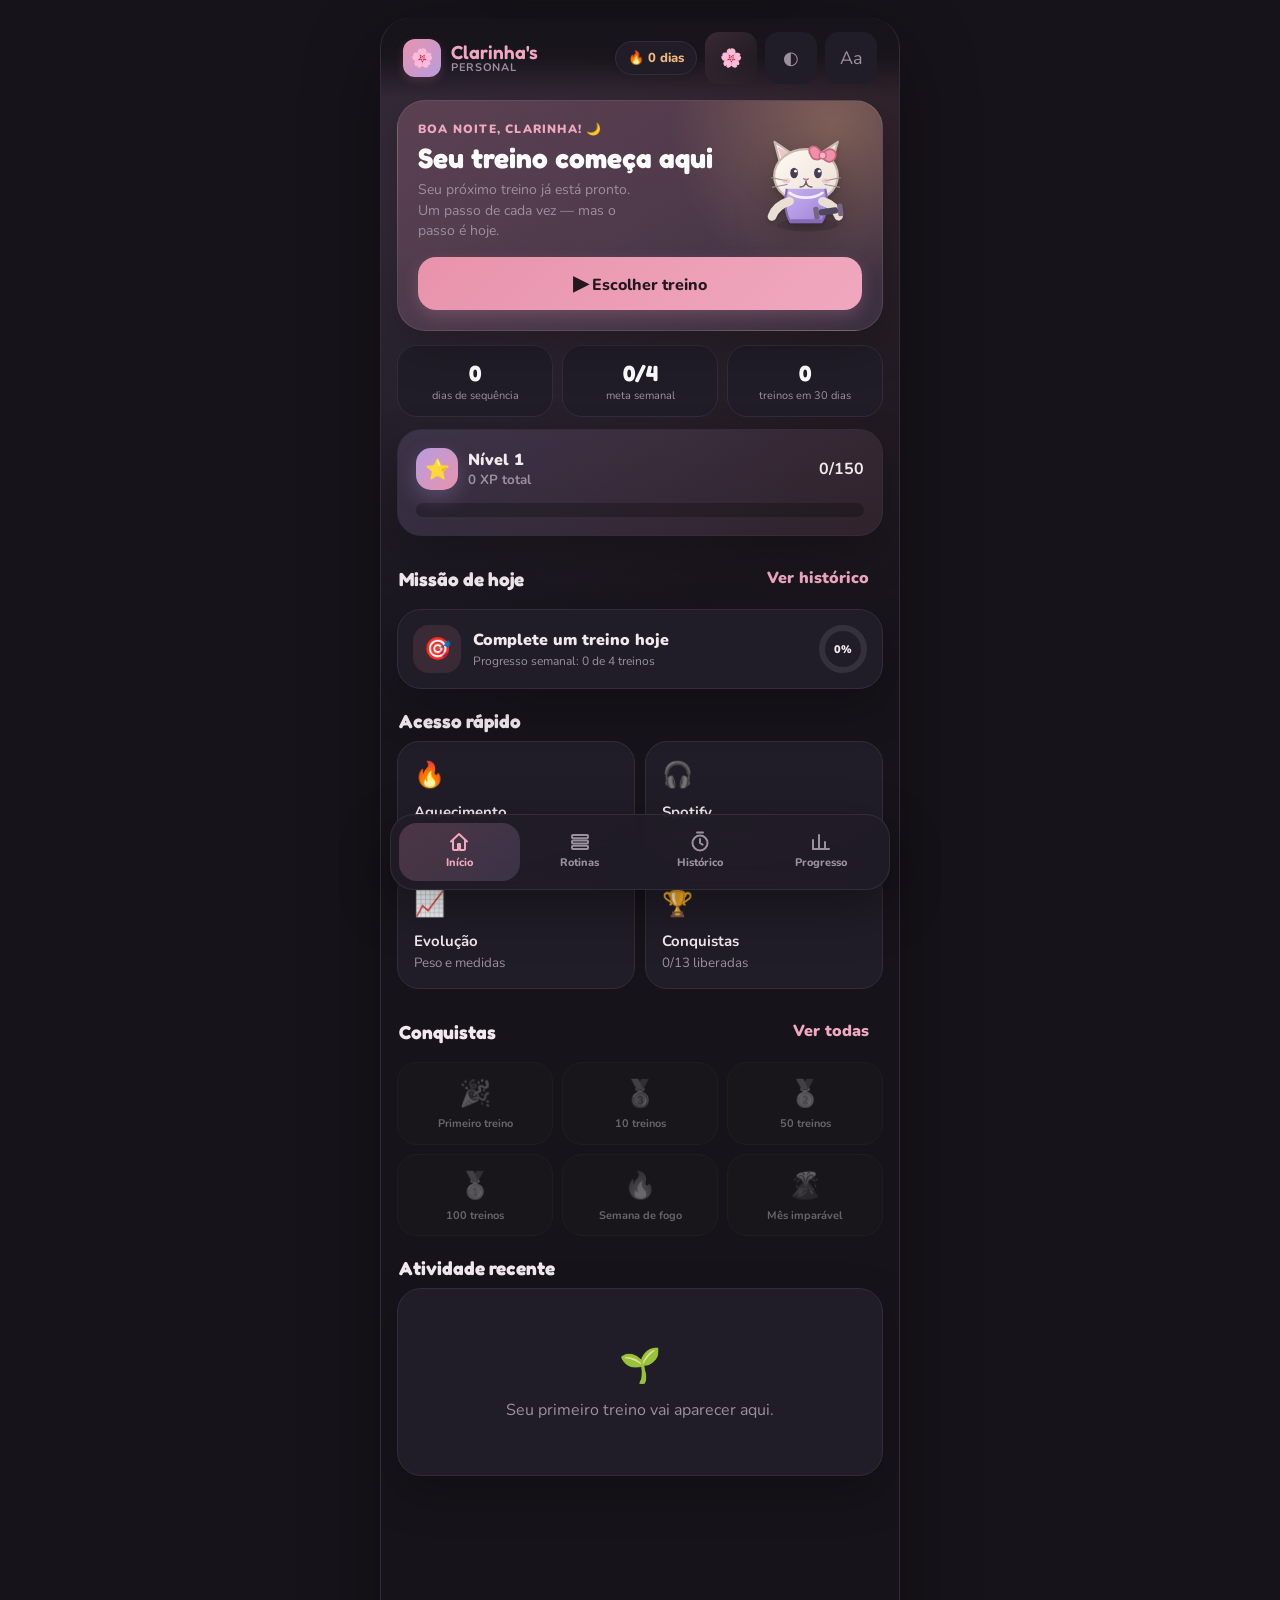
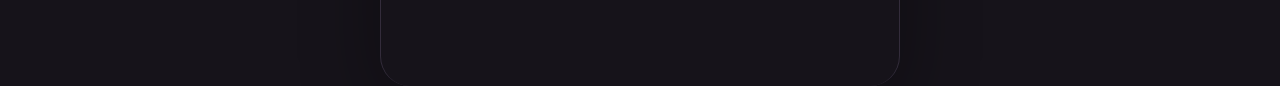
<file: index.html>
<!DOCTYPE html>
<html lang="pt-BR">
<head>
<meta charset="UTF-8">
<meta name="viewport" content="width=device-width, initial-scale=1, viewport-fit=cover">
<meta name="theme-color" content="#E893AC">
<meta name="color-scheme" content="dark light">
<meta name="format-detection" content="telephone=no">
<meta name="description" content="Clarinha's Personal: treinos, evolução e motivação com a Marie e o Modo Coco da Malásia.">
<meta name="application-name" content="Clarinha's Personal">
<meta name="apple-mobile-web-app-capable" content="yes">
<meta name="apple-mobile-web-app-status-bar-style" content="black-translucent">
<meta name="apple-mobile-web-app-title" content="Clarinha">
<meta property="og:type" content="website">
<meta property="og:locale" content="pt_BR">
<meta property="og:title" content="Clarinha's Personal">
<meta property="og:description" content="Treinos, evolução e motivação com a Marie e o Modo Coco da Malásia.">
<meta property="og:url" content="https://feefesn.github.io/Clarinhaa/">
<meta property="og:image" content="https://feefesn.github.io/Clarinhaa/assets/icons/icon-512.png">
<meta name="twitter:card" content="summary">
<link rel="canonical" href="https://feefesn.github.io/Clarinhaa/">
<title>Clarinha's Personal</title>
<link rel="manifest" href="./manifest.webmanifest">
<link rel="icon" type="image/png" sizes="192x192" href="./assets/icons/icon-192.png">
<link rel="apple-touch-icon" href="./assets/icons/icon-192.png">
<link rel="stylesheet" href="./style.css">
</head>
<body>
<a class="skip-link" href="#screen">Pular para o conteúdo principal</a>
<div id="app"><div class="loading-wrap">carregando... 🌸</div></div>
<div id="toast" class="toast" role="status" aria-live="polite" aria-atomic="true"></div>
<div id="restTimerBar" class="rest-bar" role="timer" aria-live="polite"></div>
<input type="file" id="photoUploadInput" class="visually-hidden" accept="image/png,image/jpeg,image/webp" onchange="handlePhotoFileSelected(this)">
<div id="spotifyMiniPlayer" class="spotify-bar" aria-label="Controles do Spotify"></div>
<noscript>Ative o JavaScript para usar a Clarinha's Personal.</noscript>
<script src="./clarinha-local-storage.js"></script>
<script src="./app.js"></script>
<script>
if ('serviceWorker' in navigator) {
  window.addEventListener('load', () => {
    navigator.serviceWorker.register('./service-worker.js', { scope: './' }).catch(console.error);
  });
}
</script>
</body>
</html>
</file>
<file: style.css>
@import url('https://fonts.googleapis.com/css2?family=Fredoka:wght@400;500;600;700&family=Nunito:wght@400;600;700;800&display=swap');

:root{
  --bg: #16131A;
  --surface: #211D28;
  --primary: #E893AC;
  --primary-dark: #F0A8BF;
  --primary-light: #3A2A35;
  --secondary: #B79CE0;
  --accent: #F0B87A;
  --success: #8FCBA0;
  --success-light: #24352A;
  --text: #F1E9EE;
  --text-muted: #9C8FA0;
  --border: #332C3B;
  --danger: #E88B96;
}

*{ box-sizing: border-box; }

html,body{
  margin:0;
  padding:0;
  background: var(--bg);
  color: var(--text);
  font-family: 'Nunito', sans-serif;
  -webkit-font-smoothing: antialiased;
}

#app{
  max-width: 460px;
  margin: 0 auto;
  min-height: 100vh;
  position: relative;
  padding-bottom: 84px;
  background:
    radial-gradient(circle at 90% -5%, rgba(232,147,172,0.16) 0%, transparent 40%),
    radial-gradient(circle at -10% 10%, rgba(183,156,224,0.14) 0%, transparent 35%),
    var(--bg);
}

.header{
  padding: 22px 20px 16px;
  display:flex;
  align-items:center;
  justify-content: space-between;
}
.brand{
  display:flex;
  align-items:center;
  gap:10px;
}
.brand-mark{
  width:38px;height:38px;border-radius:12px;
  background: linear-gradient(135deg, var(--primary), var(--secondary));
  display:flex;align-items:center;justify-content:center;
  font-size:18px;
  box-shadow: 0 4px 10px rgba(169,93,114,0.25);
}
.brand-name{
  font-family:'Fredoka', sans-serif;
  font-size: 19px;
  font-weight:600;
  color: var(--primary-dark);
  line-height:1.1;
}
.brand-name span{
  display:block;
  font-family:'Nunito',sans-serif;
  font-weight:700;
  font-size:11px;
  color: var(--text-muted);
  letter-spacing:0.06em;
  text-transform:uppercase;
}
.streak-badge{
  display:flex;
  align-items:center;
  gap:6px;
  background: var(--surface);
  border:1px solid var(--border);
  padding:7px 12px;
  border-radius:100px;
  font-weight:800;
  font-size:13px;
  color: var(--accent);
  box-shadow: 0 2px 8px rgba(0,0,0,0.03);
}

.screen{ padding: 4px 20px 20px; animation: fadeIn .25s ease; }
@keyframes fadeIn{ from{opacity:0; transform: translateY(4px);} to{opacity:1; transform:none;} }

.section-title{
  font-family:'Fredoka', sans-serif;
  font-size: 22px;
  font-weight:600;
  margin: 6px 0 14px;
  color: var(--text);
}
.section-sub{
  color: var(--text-muted);
  font-size:14px;
  margin:-8px 0 16px;
}

.card{
  background: var(--surface);
  border-radius: 18px;
  padding: 18px;
  border: 1px solid var(--border);
  box-shadow: 0 3px 14px rgba(169,93,114,0.06);
}
.card + .card{ margin-top:12px; }

.xp-bar{
  height:12px;
  border-radius:100px;
  background: var(--bg);
  overflow:hidden;
}
.xp-bar-fill{
  height:100%;
  border-radius:100px;
  background: linear-gradient(90deg, var(--secondary), var(--primary));
  transition: width .3s ease;
}
.xp-bar-fill.goal-done{ background: linear-gradient(90deg, var(--success), #7FD99A); }

.achv-grid{
  display:grid;
  grid-template-columns: 1fr 1fr;
  gap:10px;
}
.achv-card{
  background: var(--bg);
  border:1.5px solid var(--border);
  border-radius:14px;
  padding:12px 10px;
  text-align:center;
  opacity:0.55;
}
.achv-card.unlocked{
  opacity:1;
  border-color: var(--secondary);
  background: var(--primary-light);
}
.achv-emoji{ font-size:26px; margin-bottom:4px; }
.achv-title{ font-weight:800; font-size:12.5px; color:var(--text); margin-bottom:2px; }
.achv-desc{ font-size:10.5px; color:var(--text-muted); font-weight:600; line-height:1.3; }

.spotify-bar{
  position:fixed;
  left:0; right:0;
  bottom: 82px;
  max-width:420px;
  margin:0 auto;
  background: var(--surface);
  border:1.5px solid var(--border);
  border-radius:16px;
  padding:10px 12px;
  z-index:115;
  opacity:0;
  transform: translateY(10px);
  transition: opacity .2s ease, transform .2s ease;
  pointer-events:none;
  display:flex;
  align-items:center;
  gap:10px;
  box-shadow: 0 8px 20px rgba(0,0,0,0.25);
}
.spotify-bar.show{ opacity:1; transform:none; pointer-events:auto; }
.spotify-art{ width:40px; height:40px; border-radius:8px; object-fit:cover; flex-shrink:0; background:var(--bg); }
.spotify-info{ flex:1; min-width:0; }
.spotify-track{ font-weight:800; font-size:12.5px; color:var(--text); white-space:nowrap; overflow:hidden; text-overflow:ellipsis; }
.spotify-artist{ font-size:11px; color:var(--text-muted); font-weight:700; white-space:nowrap; overflow:hidden; text-overflow:ellipsis; }
.spotify-controls{ display:flex; align-items:center; gap:4px; flex-shrink:0; }
.spotify-btn{
  background:var(--bg); border:1px solid var(--border); color:var(--text);
  width:30px; height:30px; border-radius:9px; cursor:pointer;
  display:flex; align-items:center; justify-content:center; font-size:13px;
}
.spotify-btn-play{ background:var(--secondary); border-color:var(--secondary); color:#241820; }
.spotify-search-btn{
  background:var(--bg); border:1px solid var(--border); color:var(--text-muted);
  width:26px; height:26px; border-radius:8px; cursor:pointer; font-size:12px;
  display:flex; align-items:center; justify-content:center; flex-shrink:0;
}
.spotify-result{
  display:flex; align-items:center; gap:10px; padding:8px 2px; border-bottom:1px solid var(--border);
}
.spotify-result:last-child{ border-bottom:none; }
.spotify-result img{ width:36px; height:36px; border-radius:7px; object-fit:cover; flex-shrink:0; background:var(--bg); }
.spotify-result-info{ flex:1; min-width:0; }
.spotify-result-title{ font-weight:800; font-size:13px; white-space:nowrap; overflow:hidden; text-overflow:ellipsis; }
.spotify-result-artist{ font-size:11px; color:var(--text-muted); font-weight:600; white-space:nowrap; overflow:hidden; text-overflow:ellipsis; }

.stats-row{
  display:flex;
  gap:12px;
  margin-bottom: 16px;
}
.stat-box{
  flex:1;
  background: var(--surface);
  border-radius:16px;
  padding:14px 12px;
  text-align:center;
  border:1px solid var(--border);
}
.stat-num{
  font-family:'Fredoka',sans-serif;
  font-size:24px;
  font-weight:600;
  color: var(--primary-dark);
}
.stat-label{
  font-size:11.5px;
  color: var(--text-muted);
  font-weight:700;
  text-transform:uppercase;
  letter-spacing:0.03em;
  margin-top:2px;
}

.btn{
  border:none;
  cursor:pointer;
  font-family:'Nunito',sans-serif;
  font-weight:800;
  border-radius: 14px;
  padding: 15px 20px;
  font-size:15.5px;
  transition: transform .12s ease, box-shadow .12s ease;
}
.btn:active{ transform: scale(0.97); }
.btn-primary{
  background: linear-gradient(135deg, var(--primary), var(--primary-dark));
  color:#241820;
  width:100%;
  box-shadow: 0 6px 16px rgba(232,147,172,0.22);
}
.btn-secondary{
  background: var(--surface);
  color: var(--primary-dark);
  border: 2px solid var(--primary-light);
  width:100%;
}
.btn-ghost{
  background:transparent;
  color: var(--text-muted);
  font-weight:700;
  padding: 10px 14px;
}
.btn-danger-ghost{
  background:transparent;
  color: var(--danger);
  font-weight:700;
  padding:10px 14px;
}
.btn-sm{
  padding: 9px 14px;
  font-size:13.5px;
  border-radius:10px;
}
.btn-block-row{ display:flex; gap:10px; }

.empty-state{
  text-align:center;
  padding: 34px 16px;
  color: var(--text-muted);
}
.empty-state .emoji{ font-size:34px; display:block; margin-bottom:10px; }

.list-item{
  display:flex;
  align-items:center;
  justify-content:space-between;
  padding:14px 4px;
  border-bottom:1px solid var(--border);
  cursor:pointer;
}
.list-item:last-child{ border-bottom:none; }
.li-title{ font-weight:800; font-size:15px; }
.li-sub{ font-size:12.5px; color:var(--text-muted); margin-top:2px; }
.chev{ color: var(--text-muted); font-size:18px; }

.routine-card{
  display:flex;
  align-items:center;
  justify-content:space-between;
  gap:10px;
}
.routine-dot{
  width:10px;height:10px;border-radius:50%;
  background: var(--secondary);
  flex-shrink:0;
}
.routine-name{ font-weight:800; font-size:15.5px; }
.routine-meta{ font-size:12.5px; color:var(--text-muted); margin-top:2px;}

.tabbar{
  position:fixed;
  bottom:0; left:0; right:0;
  max-width:460px;
  margin:0 auto;
  background: rgba(33,29,40,0.92);
  backdrop-filter: blur(10px);
  border-top:1px solid var(--border);
  display:flex;
  padding: 8px 8px calc(8px + env(safe-area-inset-bottom));
  z-index: 50;
}
.tab{
  flex:1;
  display:flex;
  flex-direction:column;
  align-items:center;
  gap:3px;
  padding:6px 0;
  color: var(--text-muted);
  cursor:pointer;
  border-radius:12px;
  font-size:10.5px;
  font-weight:800;
}
.tab.active{ color: var(--primary-dark); }
.tab svg{ width:22px; height:22px; }

input, select{
  font-family:'Nunito',sans-serif;
  border:1.5px solid var(--border);
  border-radius:12px;
  padding: 11px 13px;
  font-size:15px;
  width:100%;
  background: var(--bg);
  color: var(--text);
  font-weight:700;
}
input:focus, select:focus{
  outline:none;
  border-color: var(--primary);
}
label{
  font-size:12.5px;
  font-weight:800;
  color: var(--text-muted);
  text-transform:uppercase;
  letter-spacing:0.03em;
  display:block;
  margin: 12px 0 6px;
}
label:first-child{ margin-top:0; }

.exercise-tag-list{ display:flex; flex-direction:column; gap:8px; margin-top:8px; }
.exercise-tag{
  display:flex;
  align-items:center;
  justify-content:space-between;
  background: var(--bg);
  border:1.5px solid var(--border);
  padding:10px 12px;
  border-radius:12px;
  font-weight:700;
  font-size:14px;
}
.remove-x{
  color: var(--danger);
  cursor:pointer;
  font-weight:800;
  padding: 2px 6px;
}

.overlay{
  position:fixed; inset:0;
  background: var(--bg);
  max-width:460px;
  margin:0 auto;
  z-index: 100;
  overflow-y:auto;
  display:flex;
  flex-direction:column;
}
.overlay-header{
  position:sticky; top:0;
  background: rgba(22,19,26,0.95);
  backdrop-filter:blur(8px);
  padding:18px 20px 12px;
  display:flex;
  align-items:center;
  justify-content:space-between;
  border-bottom:1px solid var(--border);
  z-index: 5;
}
.overlay-title{
  font-family:'Fredoka',sans-serif;
  font-weight:600;
  font-size:18px;
}
.icon-btn{
  width:36px;height:36px;
  border-radius:10px;
  border:none;
  background: var(--surface);
  color: var(--text-muted);
  font-size:18px;
  cursor:pointer;
  display:flex;align-items:center;justify-content:center;
}

.ex-block{
  background: var(--surface);
  border-radius:16px;
  padding:14px;
  border:1px solid var(--border);
  margin: 0 20px 14px;
}
.ex-block-header{
  display:flex;
  justify-content:space-between;
  align-items:center;
  margin-bottom:8px;
}
.ex-block-name{ font-weight:800; font-size:16px; color:var(--primary-dark); }
.set-row{
  display:grid;
  grid-template-columns: 22px 1fr 1fr 36px 30px;
  gap:6px;
  align-items:center;
  margin-bottom:8px;
}
.set-num{
  font-weight:800;
  color: var(--text-muted);
  text-align:center;
  font-size:13px;
}
.set-input{
  padding:9px 6px;
  text-align:center;
  font-weight:800;
}
.set-rpe-input{
  padding:9px 2px;
  text-align:center;
  font-weight:800;
  font-size:12px;
}
.set-check{
  width:30px;height:32px;
  border-radius:9px;
  border:1.5px solid var(--border);
  background:var(--surface);
  cursor:pointer;
  display:flex;align-items:center;justify-content:center;
  font-weight:900;
  color: transparent;
}
.set-check.done{
  background: var(--success);
  border-color: var(--success);
  color: #1A2A20;
}
.set-cols-label{
  display:grid;
  grid-template-columns: 22px 1fr 1fr 36px 30px;
  gap:6px;
  font-size:10px;
  font-weight:800;
  color:var(--text-muted);
  text-transform:uppercase;
  margin-bottom:6px;
  padding: 0 2px;
}
.add-set-link{
  color: var(--secondary);
  font-weight:800;
  font-size:13.5px;
  cursor:pointer;
  padding:6px 2px;
  display:inline-block;
}
.finish-bar{
  position:sticky;
  bottom:0;
  padding:14px 20px calc(14px + env(safe-area-inset-bottom));
  background: linear-gradient(to top, var(--bg) 60%, transparent);
}

.pill-row{ display:flex; gap:8px; flex-wrap:wrap; margin-bottom:14px; }
.pill{
  background: var(--surface);
  border:1.5px solid var(--border);
  padding:9px 14px;
  border-radius:100px;
  font-weight:800;
  font-size:13.5px;
  cursor:pointer;
  color: var(--text-muted);
}
.pill.active{
  background: var(--primary);
  border-color: var(--primary);
  color:#241820;
}

.bar-chart{
  display:flex;
  align-items:flex-end;
  gap:8px;
  height:120px;
  margin: 10px 0 4px;
  padding: 0 2px;
}
.bar-col{ flex:1; display:flex; flex-direction:column; align-items:center; justify-content:flex-end; height:100%; }
.bar{
  width:100%;
  max-width:28px;
  background: linear-gradient(180deg, var(--secondary), var(--primary));
  border-radius:6px 6px 3px 3px;
  min-height:4px;
}
.bar-val{ font-size:10px; font-weight:800; color:var(--text-muted); margin-bottom:4px; }
.bar-date{ font-size:9.5px; color:var(--text-muted); margin-top:5px; font-weight:700; }

.loading-wrap{
  display:flex; align-items:center; justify-content:center;
  min-height:100vh; color:var(--text-muted); font-weight:700;
}

.toast{
  position:fixed;
  bottom:100px; left:50%; transform:translateX(-50%);
  background: var(--surface);
  border: 1px solid var(--border);
  color: var(--text);
  padding:10px 18px;
  border-radius:100px;
  font-weight:700;
  font-size:13.5px;
  z-index:200;
  opacity:0;
  transition: opacity .25s ease;
  pointer-events:none;
  white-space:nowrap;
}
.toast.show{ opacity:1; }

.modal-backdrop{
  position:fixed; inset:0;
  background: rgba(74,59,59,0.35);
  z-index:150;
  display:flex;
  align-items:flex-end;
  max-width:460px;
  margin:0 auto;
}
.modal-sheet{
  background: var(--surface);
  width:100%;
  border-radius: 20px 20px 0 0;
  padding: 20px 20px calc(20px + env(safe-area-inset-bottom));
  animation: slideUp .2s ease;
}
@keyframes slideUp{ from{ transform:translateY(20px); opacity:0;} to{transform:none; opacity:1;} }
.modal-sheet h3{
  font-family:'Fredoka',sans-serif;
  margin:0 0 14px;
  font-size:18px;
}

.overlay-stats{
  display:flex;
  align-items:center;
  gap:18px;
  padding: 10px 20px 2px;
}
.ov-stat{ font-weight:900; font-size:15px; color:var(--text); line-height:1.1; }
.ov-stat-label{
  font-size:9.5px; color:var(--text-muted); text-transform:uppercase;
  letter-spacing:0.03em; font-weight:800; margin-top:2px;
}

.ex-last-time{
  font-size:11.5px;
  color: var(--text-muted);
  font-weight:700;
  margin-top:1px;
}
.ex-last-time-tap{ cursor:pointer; text-decoration:underline dotted; text-underline-offset:2px; }

.rest-bar{
  position:fixed;
  left:0; right:0;
  bottom: 82px;
  max-width:420px;
  margin:0 auto;
  background: var(--surface);
  border:1.5px solid var(--secondary);
  border-radius:16px;
  padding:11px 14px;
  z-index:120;
  opacity:0;
  transform: translateY(10px);
  transition: opacity .2s ease, transform .2s ease;
  pointer-events:none;
  overflow:hidden;
  box-shadow: 0 8px 20px rgba(0,0,0,0.25);
}
.rest-bar.show{ opacity:1; transform:none; pointer-events:auto; }
.rest-bar.alarm{ animation: restFlash 0.7s ease-in-out infinite; border-color: var(--danger); }
@keyframes restFlash{
  0%,100%{ box-shadow: 0 8px 20px rgba(0,0,0,0.25); }
  50%{ box-shadow: 0 0 0 4px var(--danger), 0 8px 20px rgba(0,0,0,0.25); }
}
.rest-bar-fill{
  position:absolute; left:0; top:0; bottom:0;
  background: rgba(183,156,224,0.20);
  transition: width 1s linear;
}
.rest-bar-content{
  position:relative;
  display:flex; align-items:center; justify-content:space-between; gap:10px;
}
.rest-bar-time{ font-weight:900; font-size:16px; color:var(--secondary); white-space:nowrap; }
.rest-bar-actions{ display:flex; gap:6px; }
.rest-btn{
  background:var(--bg); border:1px solid var(--border); color:var(--text);
  font-weight:800; font-size:11.5px; padding:7px 9px; border-radius:9px; cursor:pointer;
}
.rest-btn-skip{ color: var(--danger); }

.stat-num-sm{ font-size:17px !important; }

.exercise-library-list{ max-height:52vh; overflow-y:auto; }

.set-num{ cursor:pointer; }
.set-type-warmup{ color: var(--accent) !important; }
.set-type-drop{ color: var(--secondary) !important; }
.set-type-failure{ color: var(--danger) !important; }

.ex-note-input{
  margin-top:8px;
  font-size:12.5px;
  font-weight:600;
  padding:8px 10px;
}
.workout-note-input{
  width:100%;
  resize:vertical;
  font-family:'Nunito',sans-serif;
  font-weight:700;
  font-size:13.5px;
  border:1.5px solid var(--border);
  border-radius:12px;
  padding:9px 11px;
  background:var(--bg);
  color:var(--text);
}

.superset-tag{
  background: var(--bg);
  border:1.5px solid var(--border);
  color: var(--text-muted);
  font-size:11px;
  font-weight:800;
  padding:5px 9px;
  border-radius:100px;
  cursor:pointer;
  white-space:nowrap;
  flex-shrink:0;
}
.superset-tag.active{ background: var(--secondary); border-color: var(--secondary); color:#241820; }
.superset-chip{
  font-size:10.5px;
  font-weight:800;
  color: var(--secondary);
  background: var(--primary-light);
  padding:2px 7px;
  border-radius:100px;
}

.cal-header{ display:flex; align-items:center; justify-content:space-between; margin-bottom:10px; }
.cal-title{ font-family:'Fredoka',sans-serif; font-weight:600; font-size:15px; }
.cal-grid{ display:grid; grid-template-columns:repeat(7,1fr); gap:4px; }
.cal-dow{ margin-bottom:4px; }
.cal-dow-cell{ text-align:center; font-size:9.5px; font-weight:800; color:var(--text-muted); }
.cal-cell{
  aspect-ratio:1;
  display:flex; align-items:center; justify-content:center;
  border-radius:8px;
  font-size:11.5px; font-weight:700;
  color: var(--text-muted);
  cursor:pointer;
  background: var(--bg);
}
.cal-cell.empty{ visibility:hidden; cursor:default; }
.cal-cell.trained{ background: var(--primary); color:#241820; font-weight:900; }
.cal-cell.today{ box-shadow: inset 0 0 0 1.5px var(--secondary); }

.ex-photo-thumb{
  width:48px; height:48px;
  border-radius:50%;
  background-color: var(--bg);
  background-size:cover;
  background-position:center;
  display:flex; align-items:center; justify-content:center;
  font-size:16px;
  flex-shrink:0;
  cursor:pointer;
  border:1.5px dashed var(--border);
}
.ex-photo-thumb.has-photo{ border-style:solid; border-color:var(--border); }
.ex-photo-thumb-sm{ width:48px; height:48px; border-radius:50%; font-size:15px; }
.ex-photo-thumb-lg{ width:64px; height:64px; border-radius:50%; font-size:20px; }

/* =========================================================
   ANIMAÇÕES E POLIMENTO VISUAL
   Mantidas leves para funcionar bem em celular.
   ========================================================= */
@keyframes cardEntrance {
  from { opacity: 0; transform: translateY(12px) scale(.985); }
  to   { opacity: 1; transform: translateY(0) scale(1); }
}

@keyframes softPulse {
  0%, 100% { transform: scale(1); }
  50%      { transform: scale(1.035); }
}

@keyframes shimmer {
  from { background-position: 200% 0; }
  to   { background-position: -200% 0; }
}

.screen > .card,
.screen > .stats-row,
.screen > .section-title,
.modal-sheet {
  animation: cardEntrance .38s cubic-bezier(.2,.8,.2,1) both;
}

.screen > .card:nth-of-type(2) { animation-delay: .04s; }
.screen > .card:nth-of-type(3) { animation-delay: .08s; }
.screen > .card:nth-of-type(4) { animation-delay: .12s; }

.card,
.stat-box,
.routine-card,
.list-item,
.ex-block,
.exercise-tag,
.achv-card {
  transition: transform .2s ease, border-color .2s ease, box-shadow .2s ease, background-color .2s ease;
}

@media (hover:hover) {
  .routine-card:hover,
  .list-item:hover,
  .exercise-tag:hover {
    transform: translateY(-2px);
    border-color: rgba(232,147,172,.55);
  }
  .card:hover,
  .stat-box:hover,
  .ex-block:hover {
    box-shadow: 0 10px 28px rgba(0,0,0,.18);
  }
  .btn:hover { transform: translateY(-1px); }
}

.btn:focus-visible,
.spotify-btn:focus-visible,
.spotify-search-btn:focus-visible,
input:focus-visible,
textarea:focus-visible,
select:focus-visible {
  outline: 3px solid rgba(183,156,224,.38);
  outline-offset: 2px;
}

.brand-mark { animation: softPulse 4s ease-in-out infinite; }

.ex-photo-thumb {
  position: relative;
  overflow: hidden;
  background-size: cover;
  background-position: center;
  transition: transform .22s ease, box-shadow .22s ease, border-color .22s ease;
}

.ex-photo-thumb:active { transform: scale(.94); }
.ex-photo-thumb.has-photo {
  border-style: solid;
  border-color: rgba(232,147,172,.62);
  box-shadow: 0 4px 14px rgba(0,0,0,.22);
}
.ex-photo-thumb.has-photo::after {
  content: '';
  position: absolute;
  inset: 0;
  border-radius: inherit;
  box-shadow: inset 0 0 0 1px rgba(255,255,255,.16);
  pointer-events: none;
}
@media (hover:hover) {
  .ex-photo-thumb.has-photo:hover { transform: scale(1.06); }
}

.xp-bar-fill {
  background-size: 200% 100%;
  animation: shimmer 4s linear infinite;
}

@media (prefers-reduced-motion: reduce) {
  *, *::before, *::after {
    animation-duration: .01ms !important;
    animation-iteration-count: 1 !important;
    scroll-behavior: auto !important;
    transition-duration: .01ms !important;
  }
}

/* ===== Mascote original: Lumi ===== */
.mascot-hero{
  position:relative;
  min-height:178px;
  display:grid;
  grid-template-columns:132px 1fr;
  align-items:center;
  gap:8px;
  margin:0 0 14px;
  padding:14px 14px 14px 4px;
  overflow:hidden;
  border:1px solid rgba(232,147,172,.28);
  border-radius:24px;
  background:linear-gradient(135deg,rgba(232,147,172,.13),rgba(183,156,224,.12));
  box-shadow:0 14px 34px rgba(0,0,0,.18);
  animation:cardEntrance .46s cubic-bezier(.2,.8,.2,1) both;
}
.mascot-glow{
  position:absolute;
  width:150px;height:150px;
  left:-12px;top:14px;
  border-radius:50%;
  background:radial-gradient(circle,rgba(240,168,191,.26),transparent 68%);
  animation:mascotGlow 3.6s ease-in-out infinite;
}
.mascot-img{
  position:relative;
  z-index:1;
  width:138px;
  height:154px;
  object-fit:contain;
  transform-origin:50% 90%;
  animation:mascotFloat 3.4s ease-in-out infinite;
  filter:drop-shadow(0 10px 12px rgba(0,0,0,.16));
}
.mascot-copy{position:relative;z-index:2;min-width:0}
.mascot-name{
  display:flex;align-items:center;gap:7px;
  margin-bottom:7px;
  font-family:'Fredoka',sans-serif;
  font-size:17px;font-weight:700;color:var(--primary-dark);
}
.mascot-status{
  width:8px;height:8px;border-radius:50%;background:var(--success);
  box-shadow:0 0 0 4px rgba(143,203,160,.12);
  animation:statusBlink 2.4s ease-in-out infinite;
}
.mascot-bubble{
  position:relative;
  padding:11px 12px;
  border-radius:15px 15px 15px 5px;
  background:rgba(33,29,40,.88);
  border:1px solid var(--border);
  color:var(--text);
  font-size:13px;
  font-weight:750;
  line-height:1.4;
}
.mascot-bubble::before{
  content:'';position:absolute;left:-8px;bottom:12px;
  width:15px;height:15px;background:rgba(33,29,40,.88);
  border-left:1px solid var(--border);border-bottom:1px solid var(--border);
  transform:rotate(45deg);
}
.mascot-mini-goal{
  margin-top:8px;color:var(--text-muted);font-size:11px;font-weight:800;
  letter-spacing:.02em;
}
@keyframes mascotFloat{
  0%,100%{transform:translateY(0) rotate(-1deg)}
  50%{transform:translateY(-7px) rotate(1.2deg)}
}
@keyframes mascotGlow{
  0%,100%{transform:scale(.94);opacity:.65}
  50%{transform:scale(1.08);opacity:1}
}
@keyframes statusBlink{0%,100%{opacity:1}50%{opacity:.38}}

/* Mais vida nos componentes principais */
.streak-badge{animation:streakBreathe 3s ease-in-out infinite}
@keyframes streakBreathe{0%,100%{transform:translateY(0)}50%{transform:translateY(-2px)}}
.btn-primary{position:relative;overflow:hidden}
.btn-primary::after{
  content:'';position:absolute;inset:-50%;
  background:linear-gradient(110deg,transparent 38%,rgba(255,255,255,.28) 50%,transparent 62%);
  transform:translateX(-70%) rotate(8deg);
  transition:transform .65s ease;
}
@media (hover:hover){.btn-primary:hover::after{transform:translateX(70%) rotate(8deg)}}
.list-item{animation:listRise .34s ease both}
.list-item:nth-child(2){animation-delay:.035s}.list-item:nth-child(3){animation-delay:.07s}.list-item:nth-child(4){animation-delay:.105s}
@keyframes listRise{from{opacity:0;transform:translateX(-7px)}to{opacity:1;transform:none}}

@media (max-width:380px){
  .mascot-hero{grid-template-columns:108px 1fr;min-height:158px;padding-right:10px}
  .mascot-img{width:116px;height:136px}
  .mascot-bubble{font-size:12px;padding:9px 10px}
}

/* =========================================================
   V3 — MINIATURAS DE EXERCÍCIOS
   Imagens reais em <img>, com fallback e nomes de arquivos seguros.
   ========================================================= */
.ex-photo-thumb{
  width:56px;
  height:56px;
  min-width:56px;
  border-radius:50%;
  padding:0;
  overflow:hidden;
  position:relative;
  display:grid;
  place-items:center;
  background:linear-gradient(145deg, #2b2531, #1b1720);
  border:2px solid rgba(232,147,172,.72);
  box-shadow:0 5px 16px rgba(0,0,0,.28), inset 0 0 0 1px rgba(255,255,255,.06);
  color:var(--primary-dark);
  cursor:pointer;
  isolation:isolate;
}
.ex-photo-thumb-sm{
  width:56px;
  height:56px;
  min-width:56px;
}
.ex-photo-thumb-lg{
  width:72px;
  height:72px;
  min-width:72px;
}
.ex-photo-thumb img{
  width:100%;
  height:100%;
  display:block;
  object-fit:cover;
  object-position:center;
  border-radius:inherit;
  transition:transform .28s cubic-bezier(.2,.8,.2,1), filter .28s ease;
}
.ex-photo-thumb.has-photo::after{
  content:'';
  position:absolute;
  inset:0;
  border-radius:inherit;
  background:linear-gradient(145deg, rgba(255,255,255,.13), transparent 42%);
  pointer-events:none;
  z-index:1;
}
.ex-photo-thumb.is-placeholder{
  border-style:dashed;
  opacity:.82;
}
.ex-photo-thumb.is-placeholder span{
  font-size:18px;
  filter:grayscale(.15);
}
.ex-photo-thumb:focus-visible{
  outline:3px solid rgba(183,156,224,.55);
  outline-offset:3px;
}
@media (hover:hover){
  .ex-photo-thumb:hover img{ transform:scale(1.1); filter:saturate(1.06); }
  .ex-photo-thumb:hover{ border-color:var(--primary-dark); }
}
.photo-remove-btn{
  position:absolute;
  top:-5px;
  right:-5px;
  width:21px;
  height:21px;
  border:2px solid var(--surface);
  border-radius:50%;
  display:grid;
  place-items:center;
  padding:0;
  background:var(--danger);
  color:#fff;
  font:800 11px/1 'Nunito',sans-serif;
  cursor:pointer;
  z-index:3;
  box-shadow:0 3px 8px rgba(0,0,0,.28);
}
.photo-remove-btn:focus-visible{
  outline:3px solid rgba(232,139,150,.4);
  outline-offset:2px;
}
.exercise-library-list .list-item{
  min-height:76px;
}
.ex-block-header > div:first-child{
  gap:12px !important;
}

.visually-hidden{
  position:absolute !important;
  width:1px !important;
  height:1px !important;
  padding:0 !important;
  margin:-1px !important;
  overflow:hidden !important;
  clip:rect(0,0,0,0) !important;
  white-space:nowrap !important;
  border:0 !important;
}


/* =========================================================
   MOBILE FIRST + ACESSIBILIDADE — V4
   ========================================================= */
:root{
  --tap: 48px;
  --page-pad: clamp(16px, 4.8vw, 22px);
  --radius-card: 20px;
  --focus: #F7C86B;
}
html{ scroll-behavior:smooth; text-size-adjust:100%; -webkit-text-size-adjust:100%; }
body{ min-width:320px; min-height:100dvh; overscroll-behavior-y:none; }
button,input,select,textarea{ font:inherit; }
button{ -webkit-tap-highlight-color:transparent; touch-action:manipulation; }
button:disabled{ opacity:.55; cursor:not-allowed; }

.skip-link{
  position:fixed; top:8px; left:50%; z-index:9999;
  transform:translate(-50%,-160%); padding:12px 18px;
  background:var(--focus); color:#1b1520; border-radius:12px;
  font-weight:900; text-decoration:none; box-shadow:0 8px 30px rgba(0,0,0,.4);
}
.skip-link:focus{ transform:translate(-50%,0); }

#app{ width:100%; max-width:520px; min-height:100dvh; padding-bottom:calc(94px + env(safe-area-inset-bottom)); }
.header{ padding:calc(14px + env(safe-area-inset-top)) var(--page-pad) 12px; gap:10px; }
.header-actions{ display:flex; align-items:center; gap:8px; }
.screen{ padding:4px var(--page-pad) 28px; }
.section-title{ font-size:clamp(22px,6.2vw,28px); line-height:1.15; margin-top:8px; }
.section-sub{ font-size:15px; line-height:1.5; }
.card{ border-radius:var(--radius-card); padding:clamp(16px,4.8vw,20px); }

/* Alvos de toque nunca menores que 48px */
.btn,.icon-btn,.spotify-btn,.spotify-search-btn,.rest-btn,.pill,.set-check,.tab,.remove-x,.photo-remove-btn,.add-set-link{
  min-height:var(--tap); min-width:var(--tap);
}
.btn{ padding:14px 18px; font-size:16px; line-height:1.25; }
.btn-sm{ min-height:44px; padding:10px 14px; }
.icon-btn{ width:var(--tap); height:var(--tap); border-radius:14px; }

/* Navegação inferior legível, sem elementos apertados */
.tabbar{
  max-width:520px; padding:7px 8px calc(7px + env(safe-area-inset-bottom));
  min-height:calc(76px + env(safe-area-inset-bottom));
  background:rgba(33,29,40,.97); box-shadow:0 -10px 30px rgba(0,0,0,.22);
}
.tab{
  appearance:none; border:0; background:transparent; color:var(--text-muted);
  padding:7px 3px; font-size:11px; line-height:1.1; font-family:inherit;
}
.tab.active{ color:var(--primary-dark); background:rgba(232,147,172,.10); }
.tab svg{ width:24px; height:24px; }
.tab:focus-visible{ outline:3px solid var(--focus); outline-offset:-3px; }

/* Home: hierarquia mais clara e cards responsivos */
.stats-row{ display:grid; grid-template-columns:repeat(3,minmax(0,1fr)); gap:9px; }
.stat-box{ min-width:0; padding:14px 8px; }
.stat-num{ font-size:clamp(20px,6vw,26px); overflow-wrap:anywhere; }
.stat-label{ font-size:10px; line-height:1.25; }
.mascot-hero{ min-height:170px; overflow:hidden; }
.mascot-bubble{ font-size:14px; line-height:1.45; }

/* Listas e exercícios: linha inteira clicável e leitura confortável */
.list-item{ min-height:64px; padding:12px 4px; gap:10px; }
.li-title{ font-size:16px; line-height:1.3; }
.li-sub{ font-size:13px; line-height:1.4; }
.chev{ min-width:32px; text-align:center; font-size:24px; }
.ex-photo-thumb-sm{ width:56px; height:56px; }
.ex-photo-thumb-lg{ width:72px; height:72px; }
.exercise-library-list{ max-height:min(58dvh,520px); overscroll-behavior:contain; }

/* Formulários sem zoom automático no iPhone */
input,select,textarea{ min-height:48px; font-size:16px; line-height:1.35; border-radius:14px; }
textarea{ width:100%; }
label{ font-size:13px; letter-spacing:.02em; }
::placeholder{ color:#807486; opacity:1; }

/* Tela de treino otimizada para polegar */
.overlay{ max-width:520px; min-height:100dvh; }
.overlay-header{ padding:calc(10px + env(safe-area-inset-top)) var(--page-pad) 10px; gap:10px; }
.overlay-title{ font-size:19px; }
.overlay-stats{ padding:10px var(--page-pad) 4px; gap:12px; flex-wrap:wrap; }
.ex-block{ margin:0 var(--page-pad) 14px; padding:14px; border-radius:18px; }
.ex-block-header{ align-items:flex-start; gap:8px; }
.ex-block-name{ font-size:17px; line-height:1.25; }
.set-row,.set-cols-label{ grid-template-columns:30px minmax(62px,1fr) minmax(58px,1fr) 48px 48px; gap:5px; }
.set-input,.set-rpe-input{ min-width:0; padding:10px 3px; }
.set-check{ width:48px; height:48px; border-radius:14px; }
.set-num{ min-width:30px; min-height:44px; display:grid; place-items:center; }
.add-set-link{ display:flex; align-items:center; width:max-content; padding:8px 6px; }
.finish-bar{ padding:12px var(--page-pad) calc(12px + env(safe-area-inset-bottom)); }

/* Modais acessíveis, roláveis e com área segura */
.modal-backdrop{ max-width:520px; background:rgba(0,0,0,.62); }
.modal-sheet{
  max-height:92dvh; overflow-y:auto; overscroll-behavior:contain;
  border-radius:24px 24px 0 0; padding:20px var(--page-pad) calc(20px + env(safe-area-inset-bottom));
  box-shadow:0 -20px 60px rgba(0,0,0,.36);
}
.modal-sheet::before{ content:''; display:block; width:44px; height:5px; border-radius:99px; background:var(--border); margin:-8px auto 16px; }
.modal-sheet h3{ font-size:21px; line-height:1.25; }

/* Feedback e players não cobrem a navegação */
.toast{ bottom:calc(94px + env(safe-area-inset-bottom)); max-width:calc(100vw - 32px); white-space:normal; text-align:center; }
.rest-bar,.spotify-bar{ bottom:calc(88px + env(safe-area-inset-bottom)); width:calc(100% - 24px); max-width:496px; }
.spotify-btn,.spotify-search-btn{ width:44px; height:44px; }

/* Preferências de acessibilidade */
body.a11y-large-text{ font-size:18px; }
body.a11y-large-text .li-title,body.a11y-large-text .btn{ font-size:18px; }
body.a11y-large-text .li-sub,body.a11y-large-text .section-sub{ font-size:15px; }
body.a11y-high-contrast{
  --bg:#09070b; --surface:#17121c; --text:#fff; --text-muted:#d5cbd8;
  --border:#716779; --primary:#ff9fc0; --primary-dark:#ffc0d5; --secondary:#d1b6ff;
}
body.a11y-high-contrast .card,body.a11y-high-contrast .stat-box,body.a11y-high-contrast .ex-block{ border-width:2px; }
body.a11y-no-motion *,body.a11y-no-motion *::before,body.a11y-no-motion *::after{
  animation:none!important; transition:none!important; scroll-behavior:auto!important;
}
.a11y-option{ display:flex; align-items:center; justify-content:space-between; gap:16px; padding:12px 0; border-bottom:1px solid var(--border); }
.a11y-option:last-of-type{ border-bottom:0; }
.a11y-option-copy{ flex:1; }
.a11y-option-title{ font-weight:900; font-size:16px; }
.a11y-option-desc{ color:var(--text-muted); font-size:13px; line-height:1.35; margin-top:2px; }
.switch{ position:relative; width:56px; height:32px; flex:none; }
.switch input{ opacity:0; position:absolute; pointer-events:none; }
.switch-ui{ position:absolute; inset:0; border-radius:99px; background:var(--border); border:2px solid var(--border); }
.switch-ui::after{ content:''; position:absolute; width:24px; height:24px; left:2px; top:2px; border-radius:50%; background:var(--text); transition:transform .18s ease; }
.switch input:checked + .switch-ui{ background:var(--primary); border-color:var(--primary); }
.switch input:checked + .switch-ui::after{ transform:translateX(24px); background:#241820; }
.switch input:focus-visible + .switch-ui{ outline:3px solid var(--focus); outline-offset:3px; }

/* Foco visível consistente */
:where(button,[role="button"],a,input,select,textarea,.ex-photo-thumb):focus-visible{
  outline:3px solid var(--focus)!important; outline-offset:3px!important;
}

@media (max-width:390px){
  .brand-name{ font-size:17px; }
  .brand-mark{ width:36px; height:36px; }
  .streak-badge{ padding:7px 9px; }
  .stats-row{ grid-template-columns:1fr 1fr; }
  .stats-row .stat-box:last-child{ grid-column:1/-1; }
  .set-row,.set-cols-label{ grid-template-columns:26px minmax(55px,1fr) minmax(52px,1fr) 44px 44px; gap:4px; }
  .ex-block{ padding:12px 10px; }
}
@media (max-width:340px){
  .brand-name span{ display:none; }
  .streak-badge{ font-size:12px; }
  .tab span{ font-size:9.5px; }
  .set-cols-label{ font-size:8px; }
}
@media (min-width:700px){
  #app,.overlay,.tabbar,.modal-backdrop{ border-left:1px solid var(--border); border-right:1px solid var(--border); }
}
@media (prefers-contrast:more){
  :root{ --border:#746a7c; --text-muted:#d1c7d4; }
  .card,.stat-box,.ex-block,input,select,textarea{ border-width:2px; }
}


/* CLARINHA V5 — PREMIUM MOBILE */
:root{--tap:52px;--radius-lg:24px;--shadow-premium:0 18px 45px rgba(0,0,0,.22)}
html{scroll-behavior:smooth}body{min-width:320px;overscroll-behavior-y:none;-webkit-tap-highlight-color:transparent}
button,input,select,textarea{font:inherit}button{touch-action:manipulation}#app{max-width:520px}
.header{position:sticky;top:0;z-index:40;padding-top:max(14px,env(safe-area-inset-top));background:linear-gradient(to bottom,rgba(22,19,26,.98),rgba(22,19,26,.88),transparent);backdrop-filter:blur(16px)}
.header-actions{display:flex;align-items:center;gap:8px}.icon-btn{min-width:48px;min-height:48px}
.screen{padding:4px 16px calc(116px + env(safe-area-inset-bottom))}
.tabbar{bottom:10px;left:50%;right:auto;width:min(calc(100% - 20px),500px);transform:translateX(-50%);border:1px solid rgba(255,255,255,.08);border-radius:24px;padding:8px 8px calc(8px + env(safe-area-inset-bottom));box-shadow:0 18px 50px rgba(0,0,0,.36);background:rgba(32,28,39,.94);backdrop-filter:blur(20px)}
.tab{min-height:58px;border-radius:18px}.tab.active{background:linear-gradient(135deg,rgba(232,147,172,.22),rgba(183,156,224,.18))}
.card{border-radius:var(--radius-lg);box-shadow:var(--shadow-premium)}.btn{min-height:var(--tap);border-radius:18px;font-size:16px}
.btn:active,.tab:active,.icon-btn:active{transform:scale(.97)}.section-title{font-size:clamp(23px,7vw,30px);line-height:1.08}.section-sub{font-size:15px;line-height:1.5}
.v5-hero{position:relative;overflow:hidden;border-radius:28px;padding:20px;margin-bottom:14px;background:radial-gradient(circle at 90% 10%,rgba(240,184,122,.30),transparent 34%),linear-gradient(145deg,rgba(232,147,172,.22),rgba(183,156,224,.15));border:1px solid rgba(255,255,255,.09);box-shadow:var(--shadow-premium)}
.v5-hero-grid{display:grid;grid-template-columns:1fr 112px;gap:8px;align-items:center}.v5-kicker{font-size:12px;font-weight:900;letter-spacing:.1em;text-transform:uppercase;color:var(--primary-dark)}
.v5-title{font-family:Fredoka,sans-serif;font-size:28px;line-height:1.05;margin:7px 0;color:#fff}.v5-copy{font-size:14px;line-height:1.45;color:var(--text-muted);max-width:28ch}
.v5-mascot{width:122px;max-width:100%;filter:drop-shadow(0 14px 18px rgba(0,0,0,.25));animation:v5float 3.8s ease-in-out infinite}@keyframes v5float{50%{transform:translateY(-7px) rotate(1deg)}}
.v5-primary-action{display:flex;align-items:center;justify-content:space-between;gap:12px;margin-top:16px}.v5-primary-action .btn{flex:1}.v5-play{font-size:20px}
.v5-metrics{display:grid;grid-template-columns:repeat(3,1fr);gap:9px;margin:12px 0}.v5-metric{padding:14px 10px;border-radius:20px;background:var(--surface);border:1px solid var(--border);text-align:center}
.v5-metric strong{display:block;font-family:Fredoka,sans-serif;font-size:22px;color:#fff}.v5-metric span{display:block;margin-top:3px;font-size:11px;color:var(--text-muted);line-height:1.2}
.v5-level{padding:18px;margin-bottom:12px;background:linear-gradient(135deg,rgba(183,156,224,.16),rgba(232,147,172,.10))}.v5-level-top{display:flex;justify-content:space-between;gap:10px;align-items:center}
.v5-level-badge{display:flex;align-items:center;gap:10px;font-weight:900}.v5-level-icon{width:42px;height:42px;border-radius:15px;display:grid;place-items:center;background:linear-gradient(135deg,var(--secondary),var(--primary));font-size:20px;box-shadow:0 8px 20px rgba(183,156,224,.25)}
.v5-progress{height:14px;margin-top:13px;border-radius:999px;overflow:hidden;background:rgba(0,0,0,.25)}.v5-progress>i{display:block;height:100%;border-radius:inherit;background:linear-gradient(90deg,var(--secondary),var(--primary),var(--accent));transition:width .7s cubic-bezier(.2,.8,.2,1)}
.v5-section-head{display:flex;align-items:center;justify-content:space-between;gap:12px;margin:20px 2px 9px}.v5-section-head h2{margin:0;font-family:Fredoka,sans-serif;font-size:19px}.v5-link{min-height:44px;padding:0 12px;border:0;background:transparent;color:var(--primary-dark);font-weight:900}
.v5-mission{display:grid;grid-template-columns:48px 1fr auto;align-items:center;gap:12px;padding:15px}.v5-mission-icon{width:48px;height:48px;border-radius:16px;display:grid;place-items:center;background:var(--primary-light);font-size:22px}
.v5-mission-title{font-weight:900}.v5-mission-sub{font-size:12px;color:var(--text-muted);margin-top:2px}.v5-ring{--p:0;position:relative;width:48px;height:48px;border-radius:50%;display:grid;place-items:center;background:conic-gradient(var(--success) calc(var(--p)*1%),rgba(255,255,255,.09) 0)}
.v5-ring::before{content:"";width:36px;height:36px;border-radius:50%;background:var(--surface)}.v5-ring span{position:absolute;font-size:11px;font-weight:900}
.v5-actions{display:grid;grid-template-columns:1fr 1fr;gap:10px}.v5-action-card{min-height:105px;text-align:left;padding:16px;border:1px solid var(--border);border-radius:22px;background:var(--surface);color:var(--text)}
.v5-action-card b{display:block;font-size:15px;margin-top:10px}.v5-action-card small{display:block;color:var(--text-muted);margin-top:3px}.v5-action-emoji{font-size:25px}
.v5-achievement-grid{display:grid;grid-template-columns:repeat(3,1fr);gap:9px}.v5-achievement{padding:13px 6px;border-radius:20px;background:var(--surface);border:1px solid var(--border);text-align:center;color:var(--text)}
.v5-achievement.locked{filter:grayscale(1);opacity:.38}.v5-achievement .emoji{font-size:26px;display:block}.v5-achievement b{font-size:11px;display:block;margin-top:6px;line-height:1.2}
.v5-dialog-wrap{position:fixed;inset:0;z-index:1000;background:rgba(7,5,9,.76);display:grid;align-items:end;backdrop-filter:blur(8px)}.v5-dialog{width:min(100%,520px);max-height:88dvh;overflow:auto;margin:0 auto;padding:22px 16px calc(22px + env(safe-area-inset-bottom));border-radius:28px 28px 0 0;background:var(--bg);border:1px solid var(--border)}
.v5-dialog-head{display:flex;justify-content:space-between;align-items:center;gap:12px}.v5-dialog h2{font-family:Fredoka,sans-serif;margin:0}.v5-achievement-list{display:grid;gap:10px;margin-top:16px}
.v5-achievement-row{display:grid;grid-template-columns:52px 1fr auto;align-items:center;gap:12px;padding:14px;border-radius:20px;background:var(--surface);border:1px solid var(--border)}.v5-achievement-row.locked{opacity:.5}
.v5-achievement-row .emoji{width:52px;height:52px;display:grid;place-items:center;border-radius:17px;background:var(--primary-light);font-size:25px}
.theme-light{--bg:#fff8fb;--surface:#fff;--primary:#d85f87;--primary-dark:#a93662;--primary-light:#fde6ef;--secondary:#8b6bc5;--accent:#c67826;--success:#2b8f53;--success-light:#e2f5e8;--text:#2b222b;--text-muted:#746875;--border:#eadde5;--danger:#c94f60}
.theme-light #app{background:radial-gradient(circle at 95% 0,rgba(232,147,172,.20),transparent 36%),var(--bg)}.theme-light .header{background:linear-gradient(to bottom,rgba(255,248,251,.98),rgba(255,248,251,.90),transparent)}.theme-light .tabbar{background:rgba(255,255,255,.94);box-shadow:0 18px 45px rgba(99,54,73,.18)}.theme-light .v5-title,.theme-light .v5-metric strong{color:var(--text)}
@media(max-width:370px){.brand-name{font-size:16px}.streak-badge{padding:6px 8px;font-size:11px}.v5-hero-grid{grid-template-columns:1fr 88px}.v5-title{font-size:24px}.v5-mascot{width:96px}.v5-metrics{gap:6px}.v5-metric{padding:12px 5px}.v5-metric strong{font-size:18px}}
@media(min-width:700px){#app{margin-top:18px;min-height:calc(100vh - 36px);border-radius:30px;overflow:hidden;box-shadow:0 24px 80px rgba(0,0,0,.32)}}
@media(prefers-reduced-motion:reduce){.v5-mascot{animation:none}}


/* ===== Clarinha Bloom — camada opcional de engajamento ===== */
.bloom-header-btn{background:linear-gradient(145deg,var(--primary-light),transparent);}
.classic-dashboard{display:grid;gap:16px;padding:20px}.classic-dashboard p{color:var(--text-muted);margin:6px 0 0}.classic-dashboard .btn{width:100%}
.bloom-dialog{max-width:560px}.bloom-mode-row{display:flex;align-items:center;justify-content:space-between;gap:16px;padding:15px;border:1px solid var(--border);border-radius:20px;margin:16px 0;background:var(--surface)}.bloom-mode-row small{display:block;color:var(--text-muted);margin-top:3px}
.switch{width:52px;height:30px;border:0;border-radius:999px;padding:3px;background:var(--border);flex:0 0 auto}.switch i{display:block;width:24px;height:24px;border-radius:50%;background:#fff;transition:transform .2s}.switch.on{background:var(--primary)}.switch.on i{transform:translateX(22px)}
.marie-profile{display:grid;grid-template-columns:105px 1fr;gap:16px;align-items:center;padding:18px;border-radius:24px;background:linear-gradient(145deg,var(--primary-light),var(--surface));border:1px solid var(--border)}.marie-profile img{width:105px;height:120px;object-fit:contain}.marie-profile h3{margin:4px 0}.marie-profile p{margin:5px 0;color:var(--text-muted);line-height:1.45}.marie-profile .mood{font-size:12px;font-weight:800}.marie-equipped{font-size:22px;margin-top:8px;letter-spacing:4px}
.bloom-wallet{display:flex;justify-content:space-between;align-items:center;margin:14px 0;padding:14px 16px;border-radius:18px;background:var(--surface);border:1px solid var(--border)}.bloom-wallet strong{font-size:22px}
.bloom-missions,.bloom-shop{display:grid;gap:9px}.bloom-mission{display:grid;grid-template-columns:38px 1fr auto;align-items:center;gap:10px;padding:12px;border:1px solid var(--border);border-radius:17px;background:var(--surface)}.bloom-mission.done{border-color:var(--success)}.bloom-mission small,.shop-item small{display:block;color:var(--text-muted);margin-top:2px}.bloom-mission em{font-style:normal;font-weight:900;color:var(--success)}
.bloom-shop{grid-template-columns:repeat(2,minmax(0,1fr))}.shop-item{display:grid;grid-template-columns:45px 1fr;gap:8px;align-items:center;padding:12px;border:1px solid var(--border);border-radius:18px;background:var(--surface)}.shop-item.owned{border-color:color-mix(in srgb,var(--primary) 55%,var(--border))}.shop-emoji{font-size:30px;text-align:center}.shop-item button{grid-column:1/-1;border:0;border-radius:12px;padding:9px;background:var(--primary-light);color:var(--text);font-weight:900}.bloom-note{font-size:12px;color:var(--text-muted);line-height:1.5;margin-bottom:0}
@media(max-width:420px){.marie-profile{grid-template-columns:82px 1fr}.marie-profile img{width:82px;height:100px}.bloom-shop{grid-template-columns:1fr}}

/* ===== Coco da Malásia — universo completo ===== */
.coco-tabs{display:flex;gap:7px;overflow-x:auto;margin:16px -2px;padding:2px 2px 8px;scrollbar-width:none}.coco-tabs::-webkit-scrollbar{display:none}.coco-tabs button{white-space:nowrap;border:1px solid var(--border);background:var(--surface);color:var(--text-muted);border-radius:999px;padding:10px 13px;font-weight:900}.coco-tabs button.active{color:var(--text);background:var(--primary-light);border-color:var(--primary)}
.coco-main{margin-top:4px}.coco-friend{display:grid;grid-template-columns:1fr auto;gap:8px 12px;align-items:center;margin:12px 0;padding:14px;border:1px solid var(--border);border-radius:18px;background:var(--surface)}.coco-friend small,.pet-card small,.season-card small,.coco-room small,.setting-line small{display:block;color:var(--text-muted);margin-top:3px}.coco-friend>i{grid-column:1/-1;height:10px;border-radius:999px;background:rgba(255,255,255,.09);overflow:hidden}.coco-friend>i>em{display:block;height:100%;background:linear-gradient(90deg,var(--secondary),var(--primary),var(--accent));border-radius:inherit}
.pet-card,.season-card,.setting-line{display:flex;align-items:center;gap:13px;padding:14px;border:1px solid var(--border);border-radius:18px;background:var(--surface);margin:10px 0}.pet-card>span,.season-card>span{font-size:38px}.pet-picker{display:grid;grid-template-columns:repeat(3,1fr);gap:8px}.pet-picker button{border:1px solid var(--border);border-radius:14px;padding:11px 6px;background:var(--surface);color:var(--text);font-weight:900}
.setting-line{justify-content:space-between}.setting-line .switch{margin-left:auto}.coco-preview{display:grid;place-items:center;min-height:210px;border:1px solid var(--border);border-radius:24px;background:radial-gradient(circle at 50% 35%,var(--primary-light),transparent 55%),var(--surface);margin-bottom:14px}.coco-preview img{height:155px}.coco-preview div{font-size:27px;letter-spacing:5px;margin-top:-18px}
.coco-rooms{display:grid;grid-template-columns:1fr 1fr;gap:9px}.coco-room{padding:12px;border:1px solid var(--border);border-radius:19px;background:var(--surface)}.room-scene{min-height:86px;display:flex;align-items:center;justify-content:center;flex-wrap:wrap;gap:8px;font-size:31px;border-radius:14px;background:linear-gradient(145deg,var(--primary-light),transparent);margin-bottom:9px}.coco-room b{display:block}.coco-room small{font-size:11px;line-height:1.35}
.coco-album{display:grid;grid-template-columns:repeat(2,1fr);gap:10px}.coco-album article{min-height:145px;display:flex;flex-direction:column;justify-content:flex-end;padding:15px;border:1px solid var(--border);border-radius:21px;background:radial-gradient(circle at 80% 10%,var(--primary-light),transparent 42%),var(--surface)}.coco-album article>span{font-size:35px;margin-bottom:auto}.coco-album b{font-size:14px}.coco-album small{color:var(--text-muted);margin-top:4px;font-size:11px}.shop-item button:disabled{opacity:.65;cursor:default}
@media(max-width:390px){.coco-rooms,.coco-album{grid-template-columns:1fr}.pet-picker{grid-template-columns:1fr}.coco-tabs button{padding:9px 11px}}
</file>
